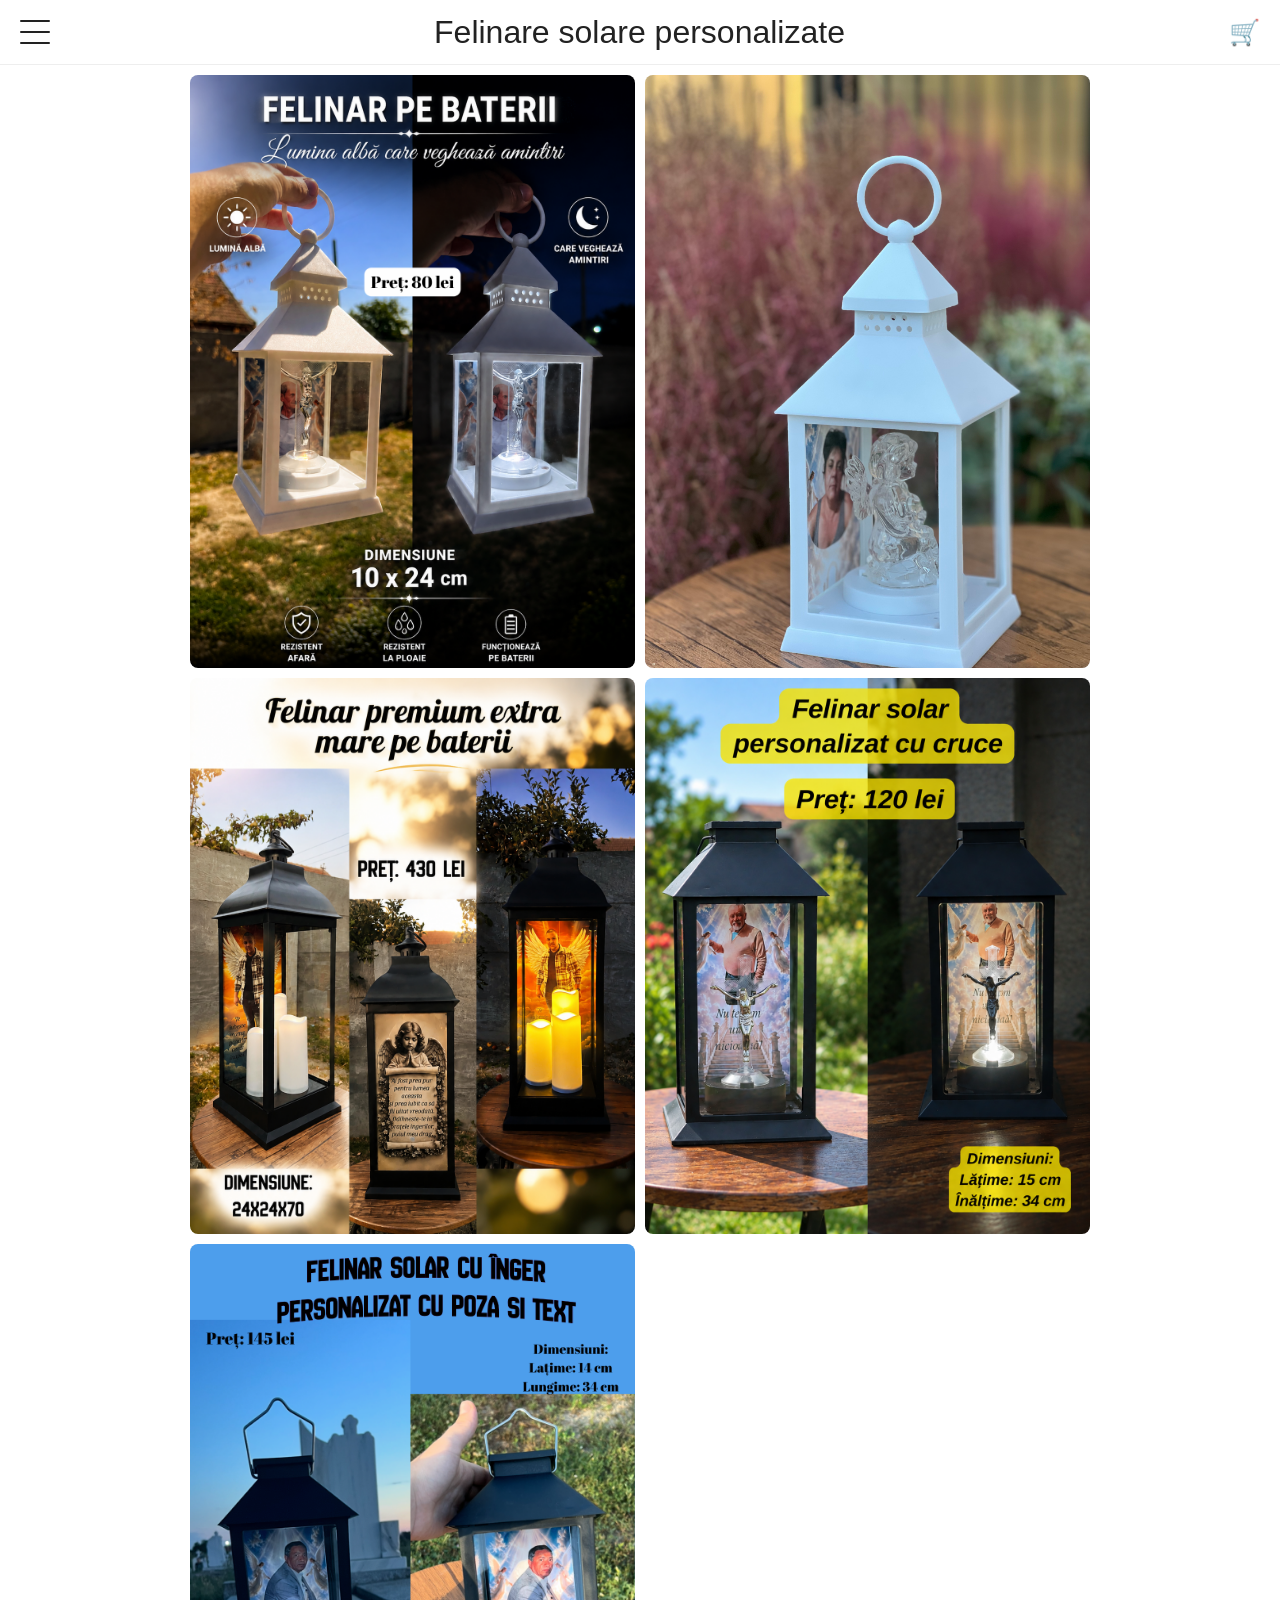
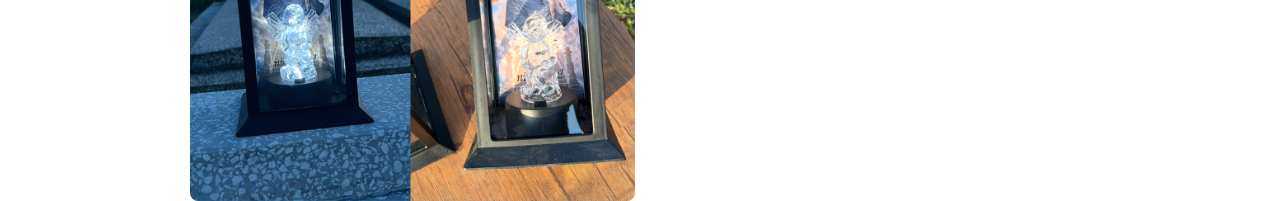
<file: index.html>
<!DOCTYPE html>
<html lang="ro">
<head>
    <!-- Google tag (gtag.js) -->
    <script async src="https://www.googletagmanager.com/gtag/js?id=G-7STET2P257"></script>
    <script>
    window.dataLayer = window.dataLayer || [];
    function gtag(){dataLayer.push(arguments);}
    gtag('js', new Date());

  gtag('config', 'G-7STET2P257');
</script>
    <meta charset="UTF-8">
    <meta name="viewport" content="width=device-width, initial-scale=1.0">
    <title>Felinare personalizate</title>
    <link rel="stylesheet" href="style.css">
</head>

<body>

    <header class="header">

        <div class="menu" onclick = "toggleMenu()">
            <span></span>
            <span></span>
            <span></span>
        </div>

        <div class="site-title">
            <h1>Felinare solare personalizate</h1>
        </div>
        <div class="dropdown-menu" id="dropdownMenu">
            <a href="https://wa.me/40768460040" target="_blank" rel="noopener"><svg viewBox="0 0 40 40" width="22" height="22" aria-hidden="true" style="vertical-align:middle;margin-right:7px"><circle cx="20" cy="20" r="19" fill="#25D366"/><path d="M10 30l1.5-5A12 12 0 1 1 16 29l-6 1z" fill="none" stroke="#fff" stroke-width="2.2" stroke-linejoin="round"/><path d="M15 13c-.7 0-1.3.5-1.7 1.1-.5.7-.9 1.6-.9 2.6 0 1.3.8 2.8 1 3.1.3.4 2.1 3.4 5.2 4.8 2.5 1.1 3.1.9 3.7.8.6-.1 1.9-.8 2.2-1.6.3-.8.3-1.4.2-1.6-.1-.2-.4-.3-.8-.5l-2.4-1.1c-.3-.1-.6-.2-.8.2-.2.4-.9 1.1-1.1 1.3-.2.2-.4.3-.8.1-.4-.2-1.6-.6-3-1.8-1.1-1-1.8-2.2-2-2.6-.2-.4 0-.6.2-.8l.6-.7c.2-.2.3-.4.4-.6.1-.2 0-.5 0-.7l-1.1-2.6c-.3-.6-.6-.6-.9-.6H15z" fill="#fff"/></svg>WhatsApp</a>
            <a href="tel:+40768460040">📞 0768 460 040</a>
            <a href="https://www.facebook.com/" target="_blank" rel="noopener"><svg viewBox="0 0 24 24" width="21" height="21" aria-hidden="true" style="vertical-align:middle;margin-right:8px"><circle cx="12" cy="12" r="12" fill="#0866FF"/><path d="M13.5 21v-8h2.7l.4-3h-3.1V8.1c0-.9.3-1.5 1.6-1.5h1.7V3.9c-.3 0-1.3-.1-2.5-.1-2.5 0-4.2 1.5-4.2 4.3V10H7.3v3h2.8v8h3.4z" fill="#fff"/></svg>Facebook</a>
            <a href="https://www.tiktok.com/" target="_blank" rel="noopener"><svg viewBox="0 0 24 24" width="21" height="21" aria-hidden="true" style="vertical-align:middle;margin-right:8px"><path d="M15.5 3c.3 2.2 1.5 3.6 3.8 3.8v3.2a7.6 7.6 0 0 1-3.8-1.1v6.4a5.9 5.9 0 1 1-5.9-5.9c.4 0 .8 0 1.2.1v3.3a2.7 2.7 0 1 0 1.5 2.4V3h3.2z" fill="#25F4EE" transform="translate(-1 0)"/><path d="M15.5 3c.3 2.2 1.5 3.6 3.8 3.8v3.2a7.6 7.6 0 0 1-3.8-1.1v6.4a5.9 5.9 0 1 1-5.9-5.9c.4 0 .8 0 1.2.1v3.3a2.7 2.7 0 1 0 1.5 2.4V3h3.2z" fill="#FE2C55" transform="translate(1 0)"/><path d="M15.5 3c.3 2.2 1.5 3.6 3.8 3.8v3.2a7.6 7.6 0 0 1-3.8-1.1v6.4a5.9 5.9 0 1 1-5.9-5.9c.4 0 .8 0 1.2.1v3.3a2.7 2.7 0 1 0 1.5 2.4V3h3.2z" fill="#111"/></svg>TikTok</a>
            <a href="#">📍 Diniaș, Timiș</a>
            <a href="detalii-transport.html">🚚 Detalii Transport</a>
        </div>
        <div class="cart">🛒</div>

    </header>


    <main>

  <section class="hero">

       <div class="hero-gallery">
            <a href="FelinarPersonalizatCuCruceCuPozaSiTextIeftin..png" class="lightbox">
                <img src="FelinarPersonalizatCuCruceCuPozaSiTextIeftin..png" alt="Felinar Personalizat Cu Cruce Cu Poza Si Text Ieftin">
            </a>
            <a href="IMG_8479.jpeg" class="lightbox">
                <img src="IMG_8479.jpeg" alt="Felinar personalizat cu înger și fotografie">
            </a>
            <a href="FelinarPersonalizatMareCuPozaSiText..png" class="lightbox">
                <img src="FelinarPersonalizatMareCuPozaSiText..png" alt="Felinar Personalizat Mare Cu Poza Si Text">
            </a>
            <a href="FelinarSolarPersonalizatCuCruceCuPozaSiText.png" class="lightbox">
                <img src="FelinarSolarPersonalizatCuCruceCuPozaSiText.png" alt="Felinar Solar Personalizat Cu Cruce Cu Poza Si Text">
            </a>
            <a href="FelinarSolarPersonalizatPozaSiTextInger.png" class="lightbox">
                <img src="FelinarSolarPersonalizatPozaSiTextInger.png" alt="Felinar Solar Personalizat Cu Inger Cu Poza Si Text">
            </a>
        </div>

    </section>
        <section class="content">

        </section>

    </main>
<script>
    function toggleMenu() {
        const menu = document.getElementById("dropdownMenu");
        menu.classList.toggle("show");
    }
</script>
</body>
</html>
</file>
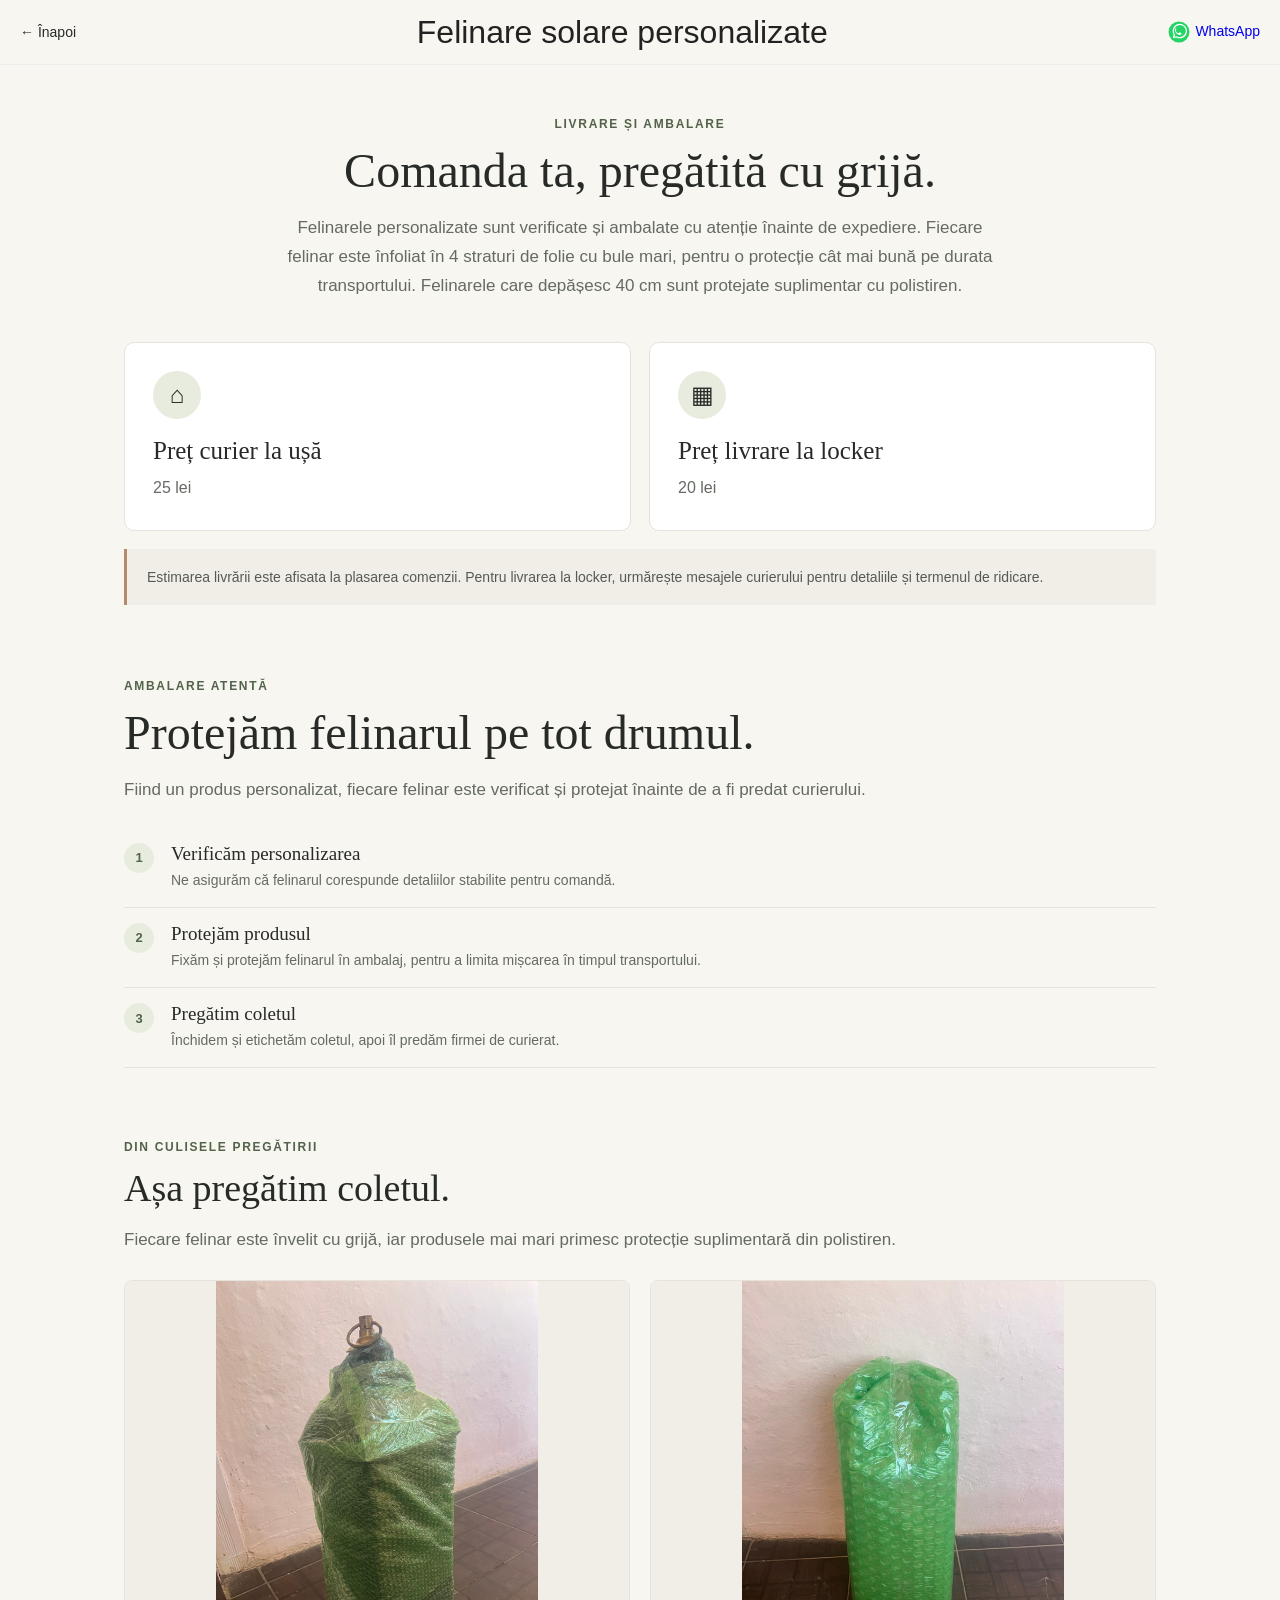
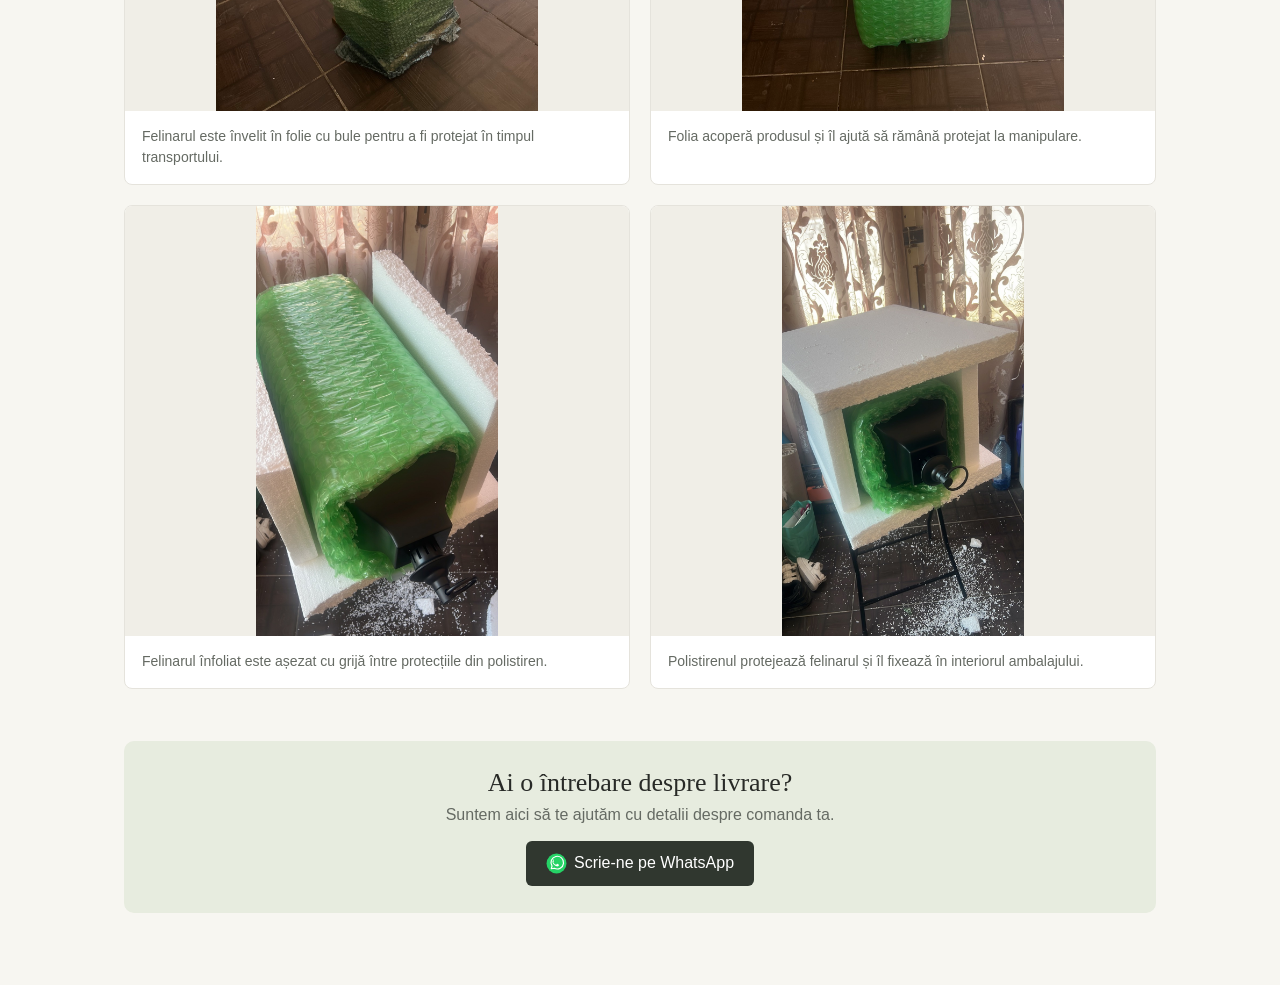
<file: detalii-transport.html>
<!DOCTYPE html>
<html lang="ro">
<head>
    <meta charset="UTF-8">
    <meta name="viewport" content="width=device-width, initial-scale=1.0">
    <meta name="description" content="Detalii despre livrarea și ambalarea felinarelor personalizate.">
    <title>Detalii transport | Felinare solare personalizate</title>
    <link rel="stylesheet" href="style.css">
    <style>
        :root { --green:#52634a; --cream:#f7f6f1; --line:#e5e3dc; --text:#282a27; --muted:#656a63; }
        body { color:var(--text); background:var(--cream); }
        .transport-main { max-width:1080px; margin:auto; padding:52px 24px 72px; }
        .intro { max-width:720px; margin:0 auto 42px; text-align:center; }
        .kicker { color:var(--green); text-transform:uppercase; letter-spacing:.14em; font-size:12px; font-weight:700; }
        .intro h2,.section-title { font:500 clamp(32px,5vw,48px)/1.12 Georgia,serif; margin:13px 0 16px; }
        .intro p,.section-lead { color:var(--muted); font-size:17px; line-height:1.7; }
        .shipping-options { display:grid; grid-template-columns:1fr 1fr; gap:18px; }
        .shipping-card { background:#fff; border:1px solid var(--line); border-radius:10px; padding:28px; }
        .shipping-icon { width:48px;height:48px;border-radius:50%;display:grid;place-items:center;background:#e7ecdf;font-size:24px;margin-bottom:18px; }
        .shipping-card h3,.step h3 { font:500 25px Georgia,serif; margin:0 0 10px; }
        .shipping-card p,.step p { color:var(--muted);line-height:1.65;margin:0; }
        .small-note { margin-top:18px; padding:17px 20px; border-left:3px solid #b48b6b; background:#f0eee7; color:#555b54; line-height:1.6; font-size:14px; }
        .packing { margin-top:74px; }
        .steps { list-style:none;padding:0;margin:23px 0 0; }
        .step { display:grid;grid-template-columns:34px 1fr;gap:13px;padding:15px 0;border-bottom:1px solid var(--line); }
        .step-number { width:30px;height:30px;border-radius:50%;background:#e7ecdf;color:var(--green);display:grid;place-items:center;font-weight:700;font-size:13px; }
        .step h3 { font-size:19px;margin-bottom:4px; }
        .step p { font-size:14px; }
        .photo-section { margin-top:72px; }
        .photo-section .section-title { font-size:38px; }
        .photo-grid { display:grid;grid-template-columns:repeat(2,minmax(0,1fr));gap:20px;margin-top:25px; }
        .photo-card { margin:0;overflow:hidden;border-radius:8px;background:#fff;border:1px solid var(--line); }
        .photo-card img { display:block;width:100%;height:430px;object-fit:contain;background:#f0eee7; }
        .photo-card figcaption { padding:15px 17px;color:var(--muted);font-size:14px;line-height:1.55; }
        .contact-box { margin-top:52px;padding:27px;border-radius:10px;background:#e7ecdf;text-align:center; }
        .contact-box p { color:var(--muted);margin:8px 0 17px; }
        .contact-box a { display:inline-block;background:#30372f;color:#fff;text-decoration:none;border-radius:6px;padding:12px 20px; }
        @media(max-width:700px){.transport-main{padding:38px 18px 55px}.shipping-options,.photo-grid{grid-template-columns:1fr}.packing{margin-top:55px}.photo-card img{height:390px}.intro{margin-bottom:30px}}
    </style>
</head>
<body>
    <header class="header">
        <a href="index.html" aria-label="Înapoi la pagina principală" style="color:inherit;text-decoration:none;font-size:14px">← Înapoi</a>
        <div class="site-title"><h1>Felinare solare personalizate</h1></div>
        <a href="https://wa.me/40768460040" aria-label="Contact WhatsApp" style="text-decoration:none;font-size:14px"><svg viewBox="0 0 40 40" width="22" height="22" aria-hidden="true" style="vertical-align:middle;margin-right:5px"><circle cx="20" cy="20" r="19" fill="#25D366"/><path d="M10 30l1.5-5A12 12 0 1 1 16 29l-6 1z" fill="none" stroke="#fff" stroke-width="2.2" stroke-linejoin="round"/><path d="M15 13c-.7 0-1.3.5-1.7 1.1-.5.7-.9 1.6-.9 2.6 0 1.3.8 2.8 1 3.1.3.4 2.1 3.4 5.2 4.8 2.5 1.1 3.1.9 3.7.8.6-.1 1.9-.8 2.2-1.6.3-.8.3-1.4.2-1.6-.1-.2-.4-.3-.8-.5l-2.4-1.1c-.3-.1-.6-.2-.8.2-.2.4-.9 1.1-1.1 1.3-.2.2-.4.3-.8.1-.4-.2-1.6-.6-3-1.8-1.1-1-1.8-2.2-2-2.6-.2-.4 0-.6.2-.8l.6-.7c.2-.2.3-.4.4-.6.1-.2 0-.5 0-.7l-1.1-2.6c-.3-.6-.6-.6-.9-.6H15z" fill="#fff"/></svg>WhatsApp</a>
    </header>
    <main class="transport-main">
        <section class="intro">
            <div class="kicker">Livrare și ambalare</div>
            <h2>Comanda ta, pregătită cu grijă.</h2>
            <p>Felinarele personalizate sunt verificate și ambalate cu atenție înainte de expediere. Fiecare felinar este înfoliat în 4 straturi de folie cu bule mari, pentru o protecție cât mai bună pe durata transportului. Felinarele care depășesc 40 cm sunt protejate suplimentar cu polistiren.</p>
        </section>
        <section aria-label="Opțiuni de livrare" class="shipping-options">
            <article class="shipping-card"><div class="shipping-icon" aria-hidden="true">⌂</div><h3>Preț curier la ușă</h3><p>25 lei</p></article>
            <article class="shipping-card"><div class="shipping-icon" aria-hidden="true">▦</div><h3>Preț livrare la locker</h3><p>20 lei</p></article>
        </section>
        <div class="small-note">Estimarea livrării este afisata la plasarea comenzii. Pentru livrarea la locker, urmărește mesajele
             curierului pentru detaliile și termenul de ridicare.</div>

        <section class="packing" aria-labelledby="packing-title">
            <div><div class="kicker">Ambalare atentă</div><h2 class="section-title" id="packing-title">Protejăm felinarul pe tot drumul.</h2><p class="section-lead">Fiind un produs personalizat, fiecare felinar este verificat și protejat înainte de a fi predat curierului.</p>
                <ol class="steps">
                    <li class="step"><span class="step-number">1</span><div><h3>Verificăm personalizarea</h3><p>Ne asigurăm că felinarul corespunde detaliilor stabilite pentru comandă.</p></div></li>
                    <li class="step"><span class="step-number">2</span><div><h3>Protejăm produsul</h3><p>Fixăm și protejăm felinarul în ambalaj, pentru a limita mișcarea în timpul transportului.</p></div></li>
                    <li class="step"><span class="step-number">3</span><div><h3>Pregătim coletul</h3><p>Închidem și etichetăm coletul, apoi îl predăm firmei de curierat.</p></div></li>
                </ol>
            </div>
        </section>

        <section class="photo-section" aria-labelledby="photos-title">
            <div class="kicker">Din culisele pregătirii</div><h2 class="section-title" id="photos-title">Așa pregătim coletul.</h2>
            <p class="section-lead">Fiecare felinar este învelit cu grijă, iar produsele mai mari primesc protecție suplimentară din polistiren.</p>
            <div class="photo-grid">
                <figure class="photo-card"><img src="ambalare-folie-bule-1.jpg" alt="Felinar învelit în folie cu bule pentru protecție" loading="lazy" decoding="async"><figcaption>Felinarul este învelit în folie cu bule pentru a fi protejat în timpul transportului.</figcaption></figure>
                <figure class="photo-card"><img src="ambalare-folie-bule-2.jpg" alt="Folie cu bule înfășurată în jurul felinarului" loading="lazy" decoding="async"><figcaption>Folia acoperă produsul și îl ajută să rămână protejat la manipulare.</figcaption></figure>
                <figure class="photo-card"><img src="ambalare-polistiren-1.jpg" alt="Felinar învelit și așezat între protecții din polistiren" loading="lazy" decoding="async"><figcaption>Felinarul înfoliat este așezat cu grijă între protecțiile din polistiren.</figcaption></figure>
                <figure class="photo-card"><img src="ambalare-polistiren-2.jpg" alt="Felinar protejat de bucăți de polistiren înainte de expediere" loading="lazy" decoding="async"><figcaption>Polistirenul protejează felinarul și îl fixează în interiorul ambalajului.</figcaption></figure>
            </div>
        </section>
        <section class="contact-box"><h2 style="font:500 26px Georgia,serif;margin:0">Ai o întrebare despre livrare?</h2><p>Suntem aici să te ajutăm cu detalii despre comanda ta.</p><a href="https://wa.me/40768460040" target="_blank" rel="noopener"><svg viewBox="0 0 40 40" width="21" height="21" aria-hidden="true" style="vertical-align:middle;margin-right:7px"><circle cx="20" cy="20" r="19" fill="#25D366"/><path d="M10 30l1.5-5A12 12 0 1 1 16 29l-6 1z" fill="none" stroke="#fff" stroke-width="2.2" stroke-linejoin="round"/><path d="M15 13c-.7 0-1.3.5-1.7 1.1-.5.7-.9 1.6-.9 2.6 0 1.3.8 2.8 1 3.1.3.4 2.1 3.4 5.2 4.8 2.5 1.1 3.1.9 3.7.8.6-.1 1.9-.8 2.2-1.6.3-.8.3-1.4.2-1.6-.1-.2-.4-.3-.8-.5l-2.4-1.1c-.3-.1-.6-.2-.8.2-.2.4-.9 1.1-1.1 1.3-.2.2-.4.3-.8.1-.4-.2-1.6-.6-3-1.8-1.1-1-1.8-2.2-2-2.6-.2-.4 0-.6.2-.8l.6-.7c.2-.2.3-.4.4-.6.1-.2 0-.5 0-.7l-1.1-2.6c-.3-.6-.6-.6-.9-.6H15z" fill="#fff"/></svg>Scrie-ne pe WhatsApp</a></section>
    </main>
</body>
</html>
</file>
<file: style.css>
* {
    box-sizing: border-box;
    margin: 0;
    padding: 0;
}

body {
    font-family: Arial, sans-serif;
    background: #ffffff;
}

/* =========================
   BARA DE SUS
   ========================= */

.header {
    width: 100%;
    height: 65px;
    display: flex;
    align-items: center;
    justify-content: space-between;
    padding: 0 20px;
    border-bottom: 1px solid #eeeeee;
}

.site-title h1 {
    font-size: 32px;
    font-weight: 500;
    text-align: center;
    color: #222;
    margin: 0;
}

.dropdown-menu {
    display: none;
    position: absolute;
    top: 60px;
    left: 10px;
    width: 220px;
    background: white;
    border-radius: 10px;
    box-shadow: 0 5px 20px rgba(0,0,0,0.2);
    z-index: 9999;
}

.dropdown-menu.show {
    display: block;
}

.dropdown-menu a {
    display: block;
    padding: 15px;
    color: #333;
    text-decoration: none;
    border-bottom: 1px solid #eee;
}

/* MENIU */
.menu {
    width: 30px;
    height: 24px;
    display: flex;
    flex-direction: column;
    justify-content: space-between;
    cursor: pointer;
}

.menu span {
    width: 100%;
    height: 2px;
    background: #222;
    border-radius: 2px;
}

/* COS */
.cart {
    font-size: 25px;
}


/* =========================
   GALERIA CU POZE
   ========================= */

.hero {
    width: 100%;
    height: 380px;
    padding: 10px;
    background: #ffffff;
}

.hero-gallery {
    width: 100%;
    height: 100%;
    max-width: 900px;
    margin: 0 auto;

    display: grid;

    /* 2 coloane */
    grid-template-columns: repeat(2, 1fr);

    /* 3 randuri */
    grid-template-rows: repeat(3, 1fr);

    gap: 10px;
}

.hero-gallery img {
    width: 100%;
    height: 100%;
    object-fit: cover;
    border-radius: 8px;
    display: block;
}


/* =========================
   PRIMELE 2 POZE
   ========================= */

.hero-gallery img:nth-child(1) {
    grid-column: 1;
    grid-row: 1;
}

.hero-gallery img:nth-child(2) {
    grid-column: 2;
    grid-row: 1;
}


/* =========================
   URMATOARELE 2 POZE
   ========================= */

.hero-gallery img:nth-child(3) {
    grid-column: 1;
    grid-row: 2;
}

.hero-gallery img:nth-child(4) {
    grid-column: 2;
    grid-row: 2;
}


/* =========================
   ULTIMA POZA
   ========================= */

.hero-gallery img:nth-child(5) {
    grid-column: 1 / 3;
    grid-row: 3;
}


/* =========================
   TELEFON
   ========================= */

@media (max-width: 600px) {

    .site-title h1 {
        font-size: 18px;
    }   

    .hero {
        height: 320px;
        padding: 10px;
    }

    .hero-gallery {
        width: 100%;
        height: 100%;

        display: grid;

        grid-template-columns: repeat(2, 1fr);
        grid-template-rows: repeat(3, 1fr);

        gap: 6px;
    }

    .hero-gallery img {
        width: 100%;
        height: 100%;
        object-fit: cover;
        border-radius: 5px;
        display: block;
    }

}


/* =========================
   CONTINUT
   ========================= */

.content {
    padding: 30px 20px;
    text-align: center;
}

.content p {
    font-size: 16px;
    line-height: 1.5;
    color: #555;
}


/* =========================
   BUTON
   ========================= */

.button {
    display: inline-block;
    margin-top: 25px;
    padding: 14px 30px;
    background: #222;
    color: #ffffff;
    text-decoration: none;
    border-radius: 8px;
}
</file>
